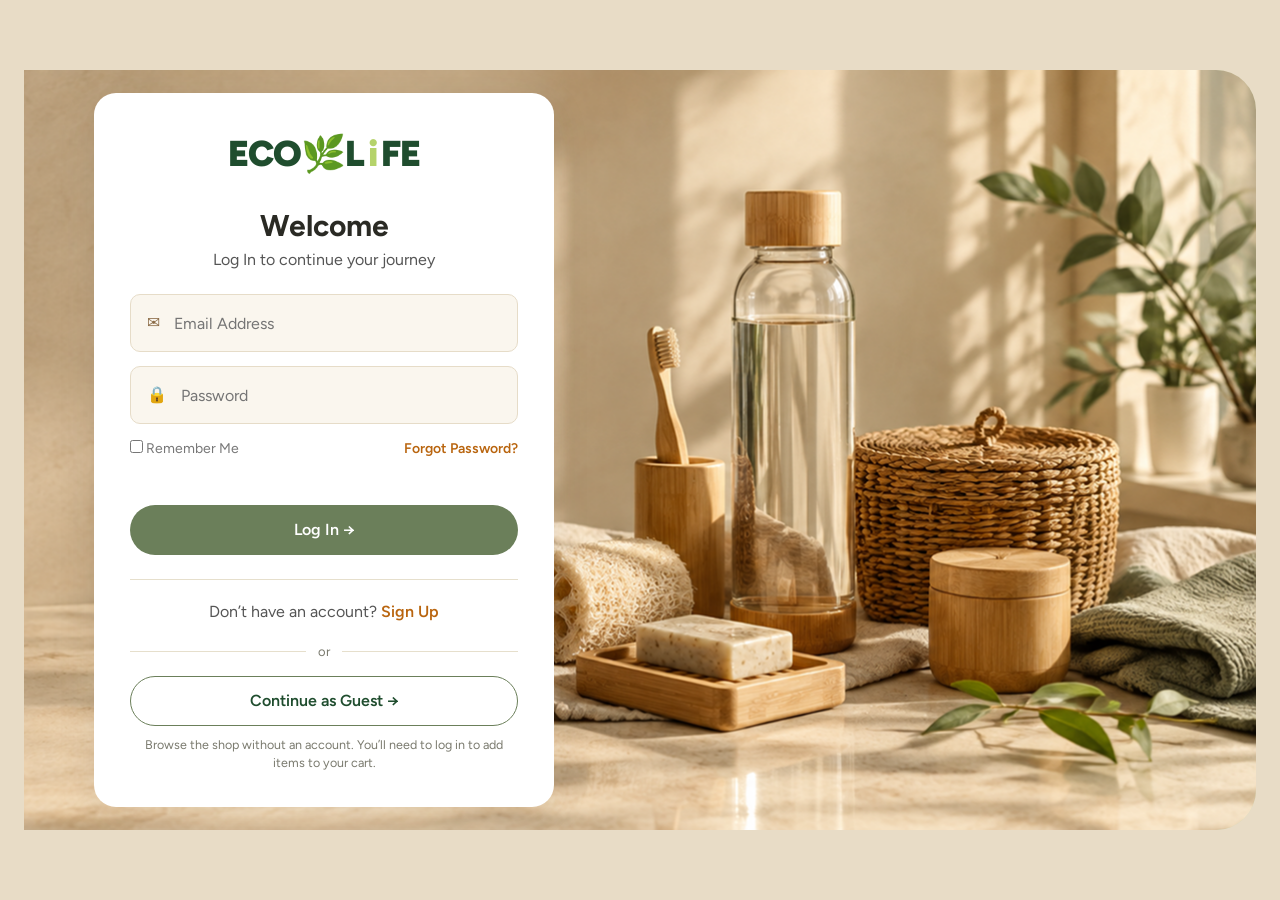
<file: index.html>
<!DOCTYPE html>
<html lang="en">
<head>
<meta charset="UTF-8">
<meta name="viewport" content="width=device-width, initial-scale=1">
<title>EcoLife – Live gently. Choose boldly.</title>
<link rel="preconnect" href="https://fonts.googleapis.com">
<link href="https://fonts.googleapis.com/css2?family=Figtree:wght@300;400;500;600;700;800;900&display=swap" rel="stylesheet">
<link rel="manifest" href="manifest.json">
<meta name="theme-color" content="#1f4d2e">
<link rel="icon" type="image/png" sizes="48x48" href="icons/favicon-48.png">
<link rel="apple-touch-icon" href="icons/apple-touch-icon.png">
<meta name="mobile-web-app-capable" content="yes">
<meta name="apple-mobile-web-app-capable" content="yes">
<meta name="apple-mobile-web-app-title" content="EcoLife">
<meta name="apple-mobile-web-app-status-bar-style" content="default">
<link rel="stylesheet" href="css/style.css">
</head>
<body data-page="home">
<div id="site-header"></div>
<main>
  <section class="container hero">
    <div class="hero-left">
      <div class="hero-title">
        <span class="pill">BETTER GOODS . LIGHTER FOOTPRINT</span>
        <h1>Live gently.<b>Choose boldly.</b></h1>
      </div>
      <div class="hero-mini">
        <div class="mini-card"><div class="imgbox" id="mini-towel"></div><a class="btn btn-brown" href="shop.html">Buy now ›</a></div>
        <div class="mini-card"><div class="imgbox" id="mini-plates"></div><a class="btn btn-brown" href="shop.html">Explore more ›</a></div>
      </div>
    </div>
    <div class="imgbox hero-img" id="hero-img"></div>
  </section>

  <section class="sale-banner" id="sale-banner" aria-label="Spring sale"></section>

  <section class="container">
    <div class="cat-row" id="cat-row"></div>
    <h2 class="section-title"><a href="shop.html">Featured items →</a></h2>
  </section>

  <section class="featured">
    <div class="container">
      <div class="feat-grid">
        <div class="feat-big">
          <div class="txt">
            <small>REUSABLE<br>ESSENTIALS SALE</small>
            <div class="pct">10%<span> OFF</span></div>
            <h4>EVERYTHING</h4>
            <a class="btn" href="shop.html">Explore more ›</a>
          </div>
          <div id="feat-hero"></div>
        </div>
        <div class="feat-side" id="feat-side"></div>
      </div>
      <div class="feat-row" id="feat-row"></div>
    </div>
  </section>
</main>
<div id="site-footer"></div>
<script src="js/main.js"></script>
</body>
</html>
</file>
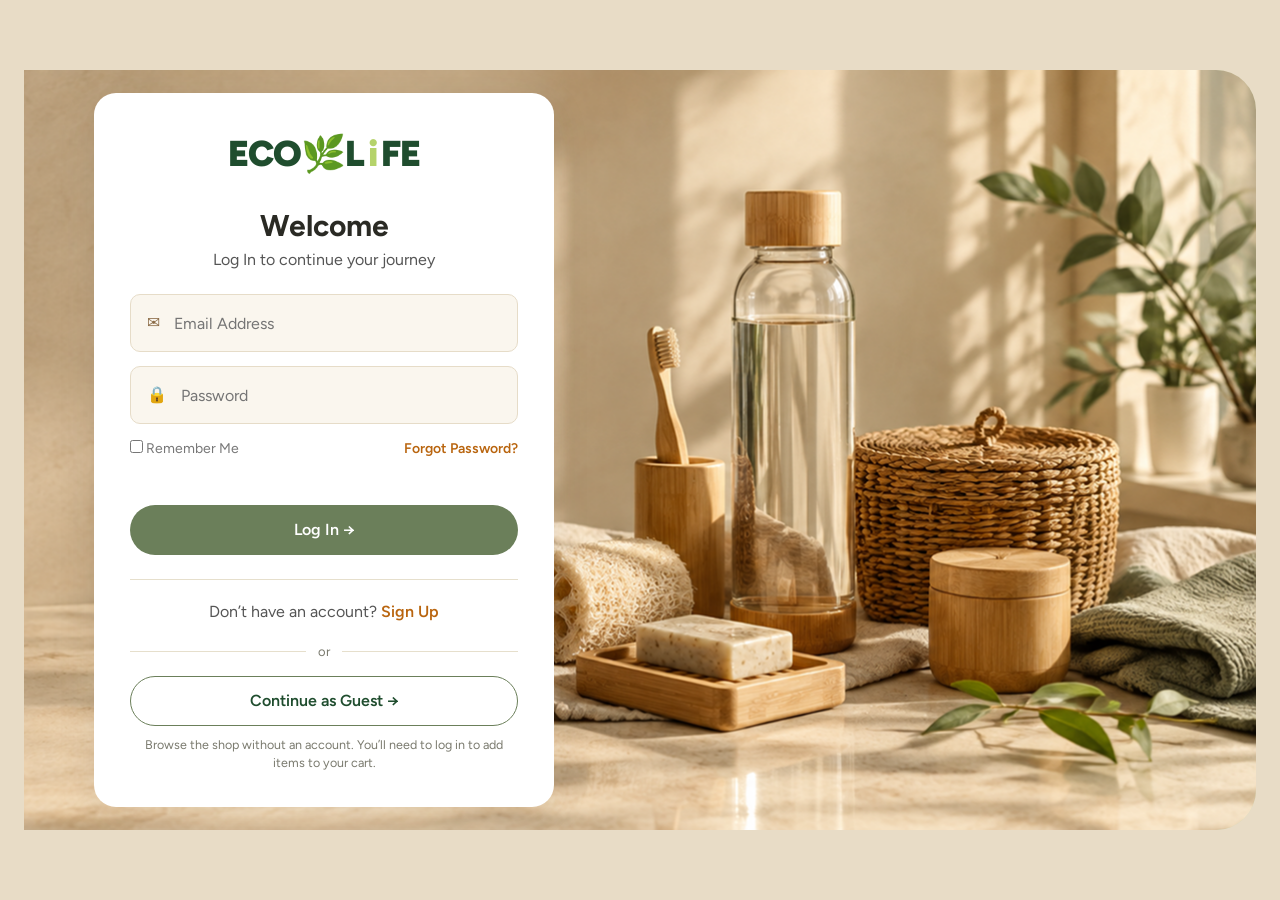
<file: cart.html>
<!DOCTYPE html>
<html lang="en">
<head>
<meta charset="UTF-8">
<meta name="viewport" content="width=device-width, initial-scale=1">
<title>Your Cart – EcoLife</title>
<link rel="preconnect" href="https://fonts.googleapis.com">
<link href="https://fonts.googleapis.com/css2?family=Figtree:wght@300;400;500;600;700;800;900&display=swap" rel="stylesheet">
<link rel="manifest" href="manifest.json">
<meta name="theme-color" content="#1f4d2e">
<link rel="icon" type="image/png" sizes="48x48" href="icons/favicon-48.png">
<link rel="apple-touch-icon" href="icons/apple-touch-icon.png">
<meta name="mobile-web-app-capable" content="yes">
<meta name="apple-mobile-web-app-capable" content="yes">
<meta name="apple-mobile-web-app-title" content="EcoLife">
<meta name="apple-mobile-web-app-status-bar-style" content="default">
<link rel="stylesheet" href="css/style.css">
</head>
<body data-page="cart">
<div id="site-header"></div>
<section class="sale-banner" id="sale-banner" aria-label="Spring sale"></section>
<main class="container cart-layout">
  <section>
    <h1>Your Cart</h1>
    <p id="cart-sub" style="color:var(--muted);margin-bottom:18px"></p>
    <div id="cart-items"></div>
    <a href="shop.html" style="color:var(--green-700);font-weight:500">← Continue Shopping</a>
  </section>
  <aside>
    <div class="box"><h3>Have a promo code?</h3>
      <div class="promo-row"><input id="promo" placeholder="Try ECOSTORE10" aria-label="Promo code"><button class="btn btn-yellow btn-sm" id="apply">Apply</button></div>
      <p class="msg" id="promo-msg"></p></div>
    <div class="box"><h3 style="font-size:20px">Order Summary</h3><div id="summary"></div>
      <button class="btn btn-lime btn-block" id="checkout" style="font-size:17px">Proceed to Checkout</button>
      <div style="display:flex;justify-content:center;gap:26px;margin-top:20px;font-size:12px;color:var(--muted)"><span>🛡️ Secure</span><span>🚚 Free Shipping</span><span>↩️ Easy Returns</span></div></div>
    <div class="box" id="recent-order" hidden></div>
  </aside>
</main>
<div id="site-footer"></div>
<script src="js/main.js"></script>
</body>
</html>
</file>
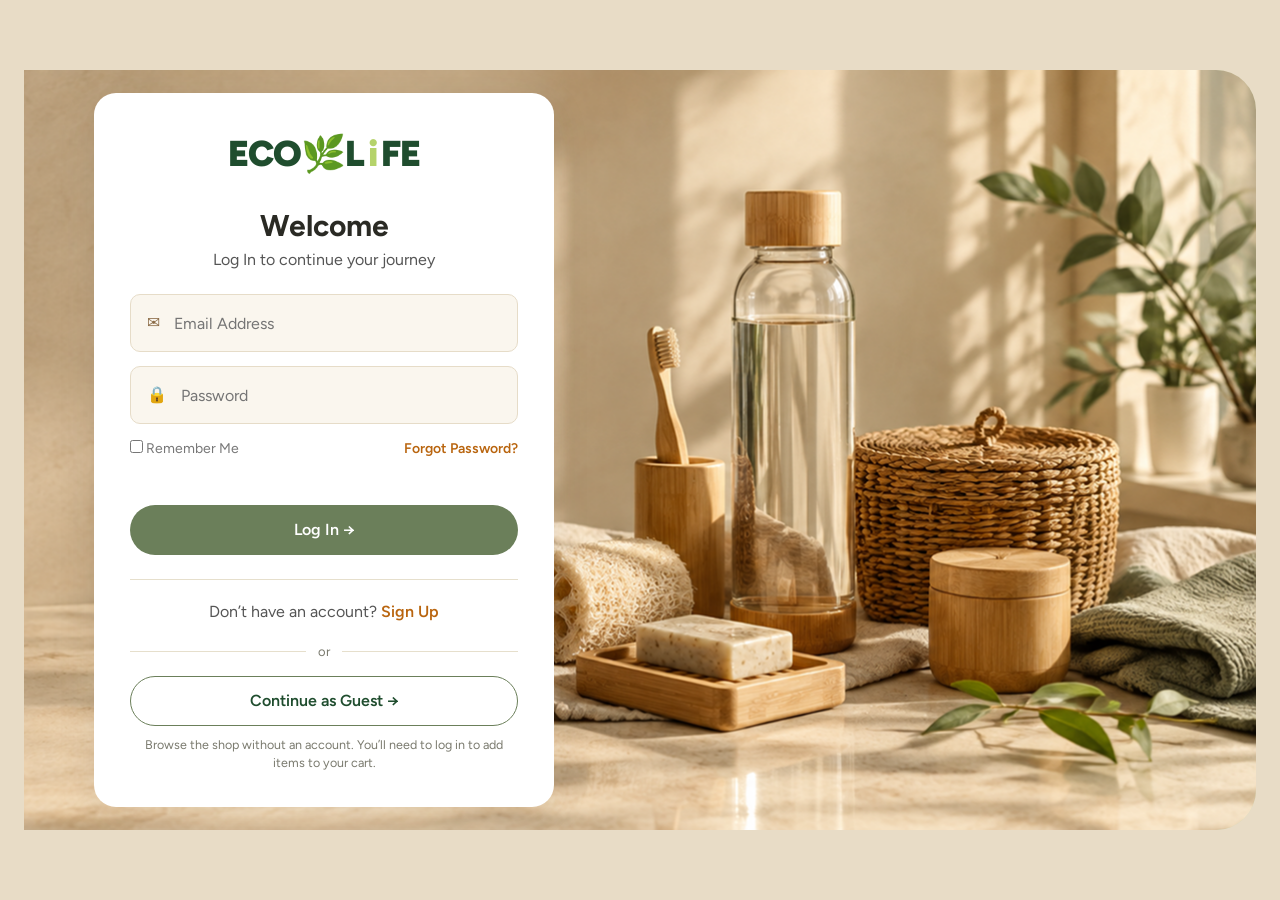
<file: contact.html>
<!DOCTYPE html>
<html lang="en">
<head>
<meta charset="UTF-8">
<meta name="viewport" content="width=device-width, initial-scale=1">
<title>Contact – EcoLife</title>
<link rel="preconnect" href="https://fonts.googleapis.com">
<link href="https://fonts.googleapis.com/css2?family=Figtree:wght@300;400;500;600;700;800;900&display=swap" rel="stylesheet">
<link rel="manifest" href="manifest.json">
<meta name="theme-color" content="#1f4d2e">
<link rel="icon" type="image/png" sizes="48x48" href="icons/favicon-48.png">
<link rel="apple-touch-icon" href="icons/apple-touch-icon.png">
<meta name="mobile-web-app-capable" content="yes">
<meta name="apple-mobile-web-app-capable" content="yes">
<meta name="apple-mobile-web-app-title" content="EcoLife">
<meta name="apple-mobile-web-app-status-bar-style" content="default">
<link rel="stylesheet" href="css/style.css">
</head>
<body data-page="contact">
<div id="site-header"></div>
<div class="page-hero"><h1>Contact us</h1><div class="crumbs">Home / Contact</div></div>
<main class="container contact-layout">
  <section class="contact-info">
    <h2>We’re happy to help</h2>
    <p class="lead">Questions about an order, a product or returns? Send a message and we’ll reply within 1–2 business days.</p>
    <ul class="info-list">
      <li><span class="ico">📞</span><div><b>Call us</b><a href="tel:+919876543210">+91-9876-543-210</a></div></li>
      <li><span class="ico">✉️</span><div><b>Email</b><a href="mailto:info@ecostore.com">info@ecostore.com</a></div></li>
      <li><span class="ico">📍</span><div><b>Visit</b><span>12 Green Lane, Bandra West<br>Mumbai, Maharashtra 400050</span></div></li>
      <li><span class="ico">🕘</span><div><b>Support hours</b><span>Mon–Sat, 9:00 am – 6:00 pm IST</span></div></li>
    </ul>
    <div class="acc" id="faq">
      <div class="acc-item"><button aria-expanded="false"><span>How long does delivery take?</span><span class="sign"></span></button><p>Orders ship in 1–2 business days and arrive in 3–5 business days. Shipping is free on orders of ₹3000 or more.</p></div>
      <div class="acc-item"><button aria-expanded="false"><span>What is your returns policy?</span><span class="sign"></span></button><p>Returns are accepted within 10 days for unused items in their original packaging.</p></div>
      <div class="acc-item"><button aria-expanded="false"><span>Where is my order?</span><span class="sign"></span></button><p>Open the Orders page and choose Track Order next to any shipped order.</p></div>
    </div>
  </section>
  <section class="contact-form box">
    <h2>Send a message</h2>
    <form id="contact-form" novalidate>
      <label class="field"><span class="i">👤</span><input name="name" placeholder="Your name" autocomplete="name"></label>
      <label class="field"><span class="i">✉️</span><input name="email" type="email" placeholder="Email address" autocomplete="email"></label>
      <label class="field"><span class="i">📦</span>
        <select name="topic" aria-label="Topic"><option>Order help</option><option>Product question</option><option>Returns &amp; refunds</option><option>Wholesale</option><option>Something else</option></select></label>
      <label class="field area"><textarea name="message" rows="6" placeholder="How can we help?"></textarea></label>
      <div class="form-err" id="c-err" role="alert"></div>
      <button class="btn btn-olive btn-block" type="submit">Send message</button>
    </form>
  </section>
</main>
<div id="site-footer"></div>
<script src="js/main.js"></script>
</body>
</html>
</file>
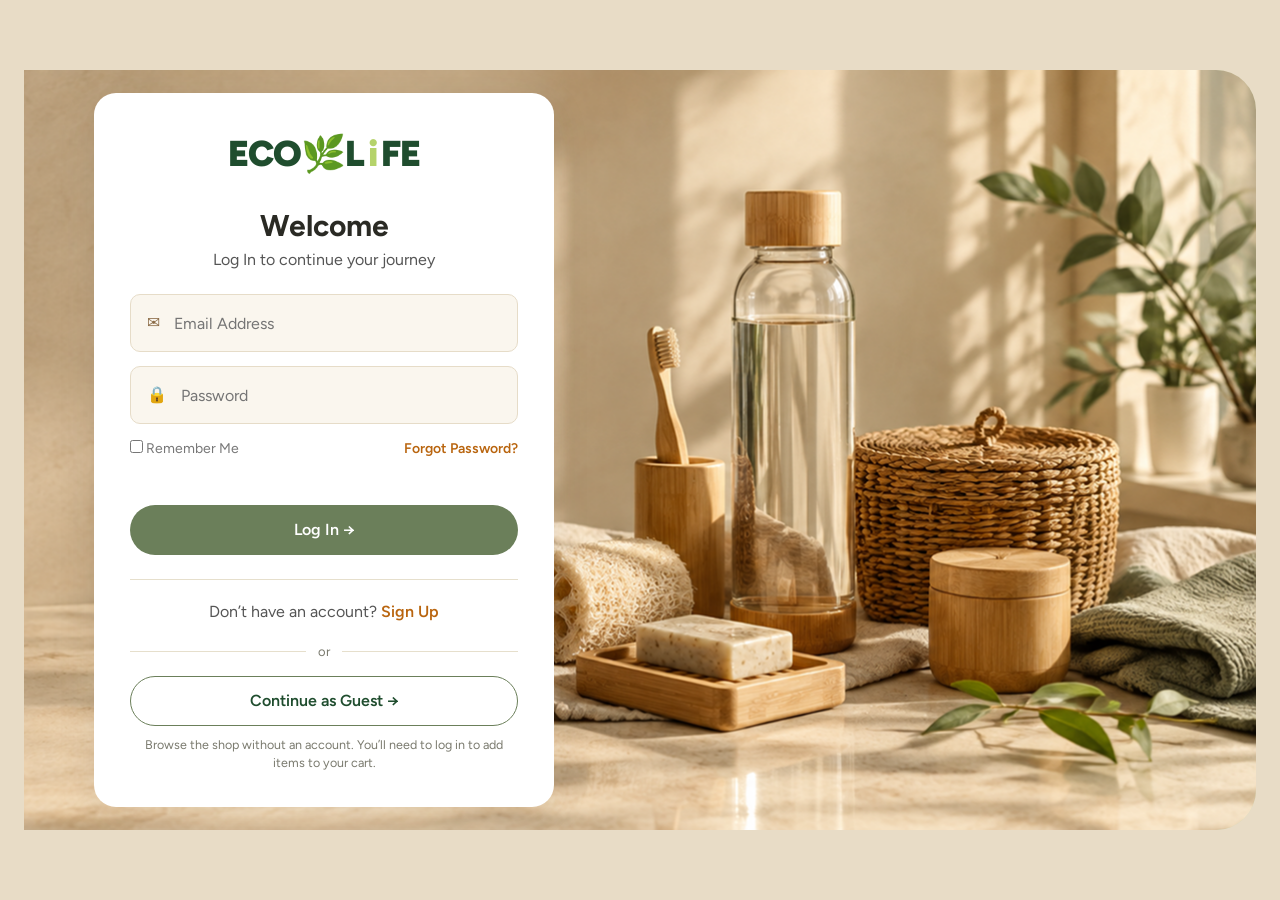
<file: login.html>
<!DOCTYPE html>
<html lang="en">
<head>
<meta charset="UTF-8">
<meta name="viewport" content="width=device-width, initial-scale=1">
<title>Log In – EcoLife</title>
<link rel="preconnect" href="https://fonts.googleapis.com">
<link href="https://fonts.googleapis.com/css2?family=Figtree:wght@300;400;500;600;700;800;900&display=swap" rel="stylesheet">
<link rel="manifest" href="manifest.json">
<meta name="theme-color" content="#1f4d2e">
<link rel="icon" type="image/png" sizes="48x48" href="icons/favicon-48.png">
<link rel="apple-touch-icon" href="icons/apple-touch-icon.png">
<meta name="mobile-web-app-capable" content="yes">
<meta name="apple-mobile-web-app-capable" content="yes">
<meta name="apple-mobile-web-app-title" content="EcoLife">
<meta name="apple-mobile-web-app-status-bar-style" content="default">
<link rel="stylesheet" href="css/style.css">
</head>
<body data-page="login">
<main class="auth"><div class="auth-stage">
  <div class="auth-art" aria-hidden="true">🍶🧺🧼</div>
  <div class="auth-card">
    <a href="index.html" class="logo" aria-label="EcoLife home">ECO&#127807;L<i>i</i>FE</a>
    <h1>Welcome</h1><p class="sub">Log In to continue your journey</p>
    <form id="auth-form" novalidate>
      <label class="field"><span class="i">✉️</span><input name="email" type="email" placeholder="Email Address" autocomplete="email"></label>
      <label class="field"><span class="i">🔒</span><input name="password" type="password" placeholder="Password" autocomplete="current-password"></label>
      <div class="row-between"><label><input type="checkbox" name="remember"> Remember Me</label><a href="#">Forgot Password?</a></div>
      <div class="form-err" id="form-err" role="alert"></div>
      <button class="btn btn-olive" type="submit">Log In →</button>
    </form>
    <p class="alt">Don’t have an account? <a href="signup.html">Sign Up</a></p>
  </div>
</div></main>
<script src="js/main.js"></script>
</body>
</html>
</file>
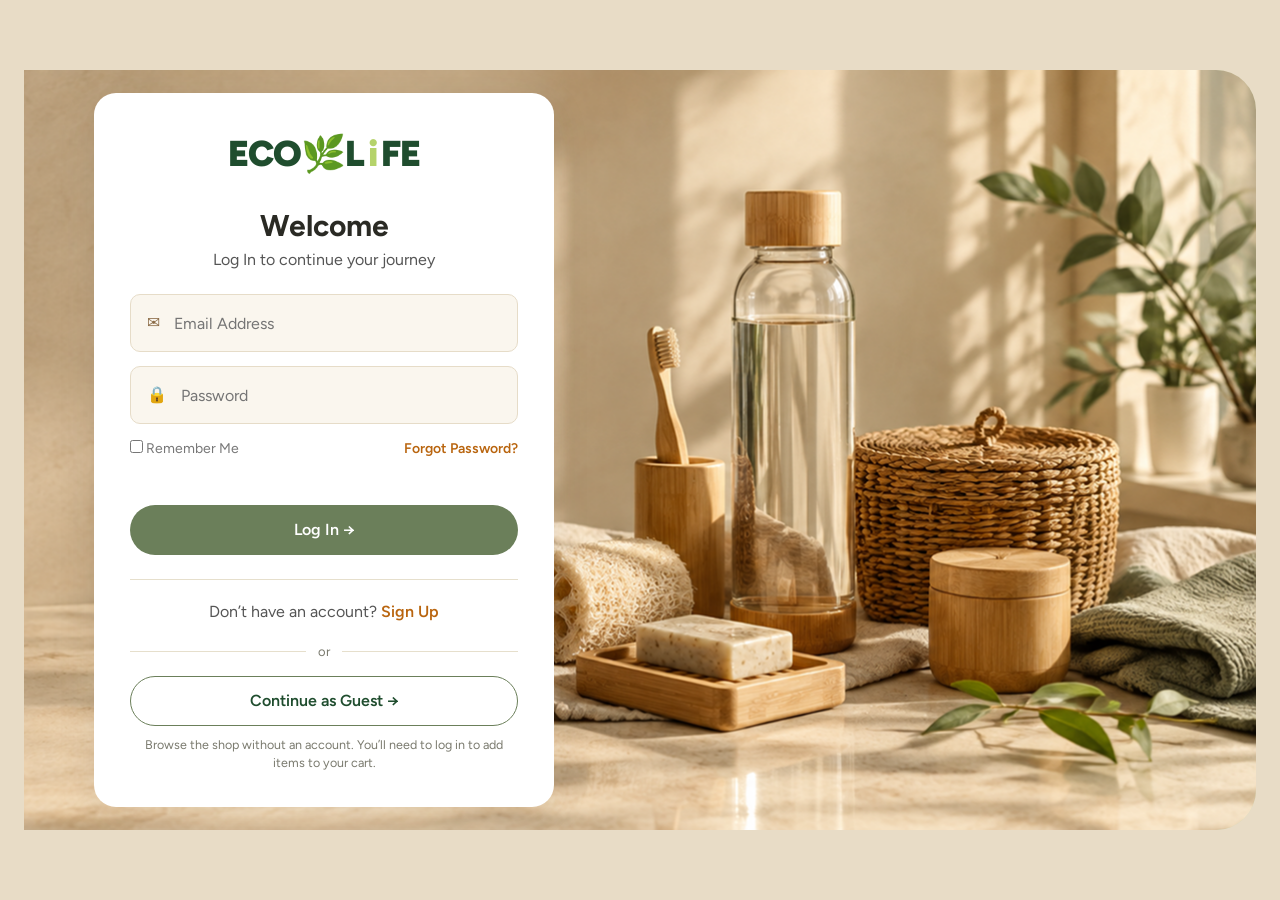
<file: orders.html>
<!DOCTYPE html>
<html lang="en">
<head>
<meta charset="UTF-8">
<meta name="viewport" content="width=device-width, initial-scale=1">
<title>Orders – EcoLife</title>
<link rel="preconnect" href="https://fonts.googleapis.com">
<link href="https://fonts.googleapis.com/css2?family=Figtree:wght@300;400;500;600;700;800;900&display=swap" rel="stylesheet">
<link rel="manifest" href="manifest.json">
<meta name="theme-color" content="#1f4d2e">
<link rel="icon" type="image/png" sizes="48x48" href="icons/favicon-48.png">
<link rel="apple-touch-icon" href="icons/apple-touch-icon.png">
<meta name="mobile-web-app-capable" content="yes">
<meta name="apple-mobile-web-app-capable" content="yes">
<meta name="apple-mobile-web-app-title" content="EcoLife">
<meta name="apple-mobile-web-app-status-bar-style" content="default">
<link rel="stylesheet" href="css/style.css">
</head>
<body data-page="orders">
<div id="site-header"></div>
<main class="container orders-layout">
  <section>
    <div class="orders-hero"><div class="banner-img" id="ship-banner"></div><h2 id="banner-title">Your order is on its way.</h2></div>
    <div class="panel" style="margin-top:24px">
      <div class="tabs">
        <button class="tab on">All Orders</button><button class="tab">Active</button><button class="tab">Delivered</button><button class="tab">Cancelled</button>
        <div class="searchbar">🔍 <input id="oq" type="search" placeholder="Search orders…" aria-label="Search orders"></div>
      </div>
      <div class="order-list" id="order-list"></div>
    </div>
  </section>
  <aside>
    <div class="panel track" id="track">
      <div style="display:flex;gap:14px;align-items:center"><div id="t-img" style="width:56px;height:56px"></div><div><h3>Shipping</h3><div id="track-title" style="font-size:14px"></div></div></div>
      <div class="map" aria-hidden="true"></div>
      <div class="route" id="route"></div>
      <ul class="timeline" id="timeline"></ul>
      <div class="total"><span>Total cost:</span><span id="track-total"></span></div>
      <button class="btn btn-dark btn-block" id="pay">Payment</button>
    </div>
    <div class="panel suggest-card"><b>You might also like ...</b><div id="suggest"></div></div>
  </aside>
</main>
<div id="site-footer"></div>
<script src="js/main.js"></script>
</body>
</html>
</file>
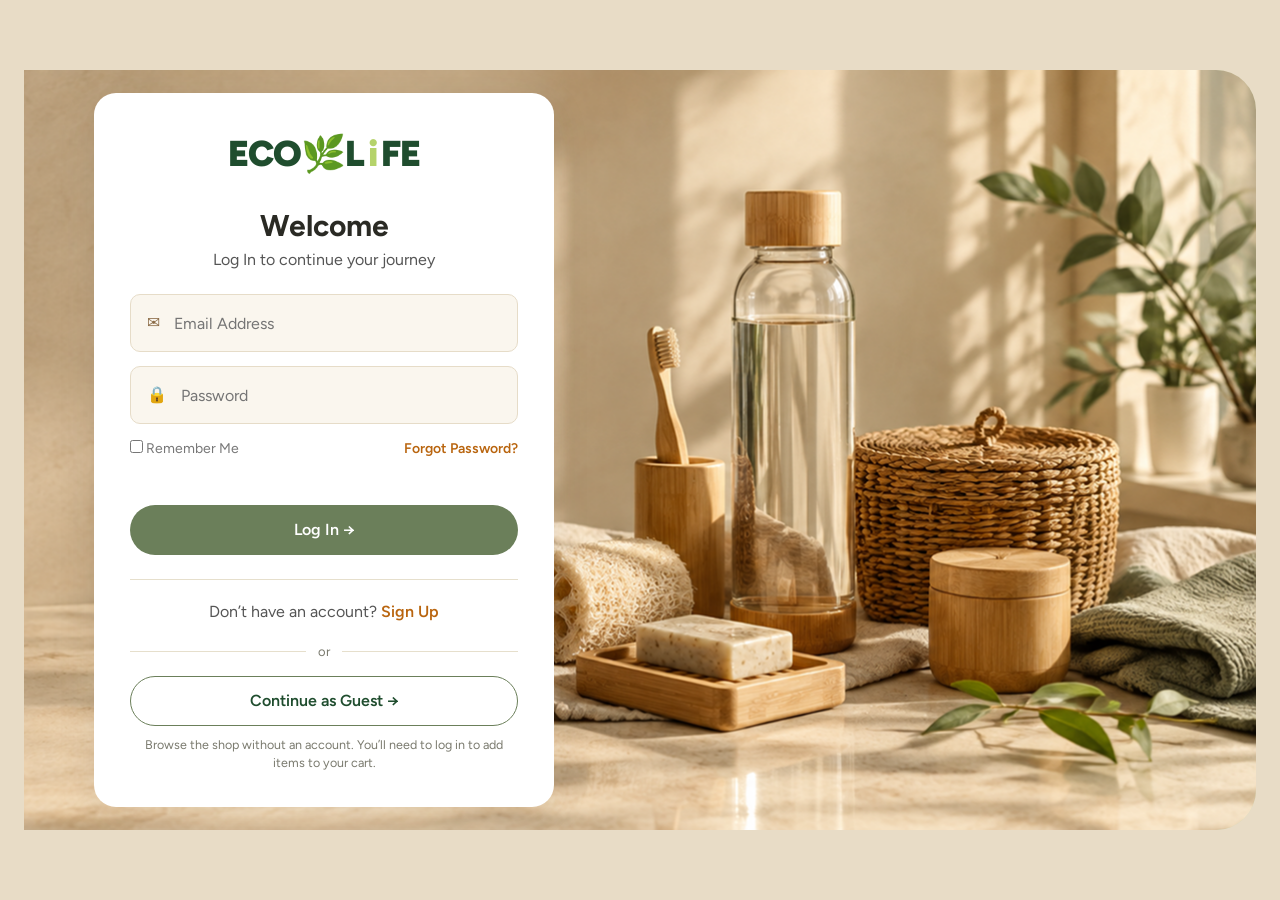
<file: product.html>
<!DOCTYPE html>
<html lang="en">
<head>
<meta charset="UTF-8">
<meta name="viewport" content="width=device-width, initial-scale=1">
<title>Product – EcoLife</title>
<link rel="preconnect" href="https://fonts.googleapis.com">
<link href="https://fonts.googleapis.com/css2?family=Figtree:wght@300;400;500;600;700;800;900&display=swap" rel="stylesheet">
<link rel="manifest" href="manifest.json">
<meta name="theme-color" content="#1f4d2e">
<link rel="icon" type="image/png" sizes="48x48" href="icons/favicon-48.png">
<link rel="apple-touch-icon" href="icons/apple-touch-icon.png">
<meta name="mobile-web-app-capable" content="yes">
<meta name="apple-mobile-web-app-capable" content="yes">
<meta name="apple-mobile-web-app-title" content="EcoLife">
<meta name="apple-mobile-web-app-status-bar-style" content="default">
<link rel="stylesheet" href="css/style.css">
</head>
<body data-page="product">
<div id="site-header"></div>
<div style="background:var(--cream);height:60px"></div>
<main class="container">
  <section class="product" id="product"></section>
  <section class="details">
    <h2>Product details</h2>
    <div class="details-grid">
      <div>
        <h3>Rooted in nature.<br>Made for your everyday.</h3>
        <p style="color:var(--muted);margin-top:18px;font-size:14px">Wrapped in natural materials and designed to bring a simple, earthy feel to everyday life. <span id="d-name"></span> adds warmth, comfort and character.</p>
        <div id="d-img"></div>
      </div>
      <div><h3 style="font-size:32px;margin-bottom:18px">Thoughtfully formulated.</h3><div class="acc" id="accordion"></div></div>
    </div>
  </section>
  <section class="like"><h2 style="margin-bottom:20px">You might also like</h2><div class="grid" id="like"></div></section>
</main>
<div id="site-footer"></div>
<script src="js/main.js"></script>
</body>
</html>
</file>
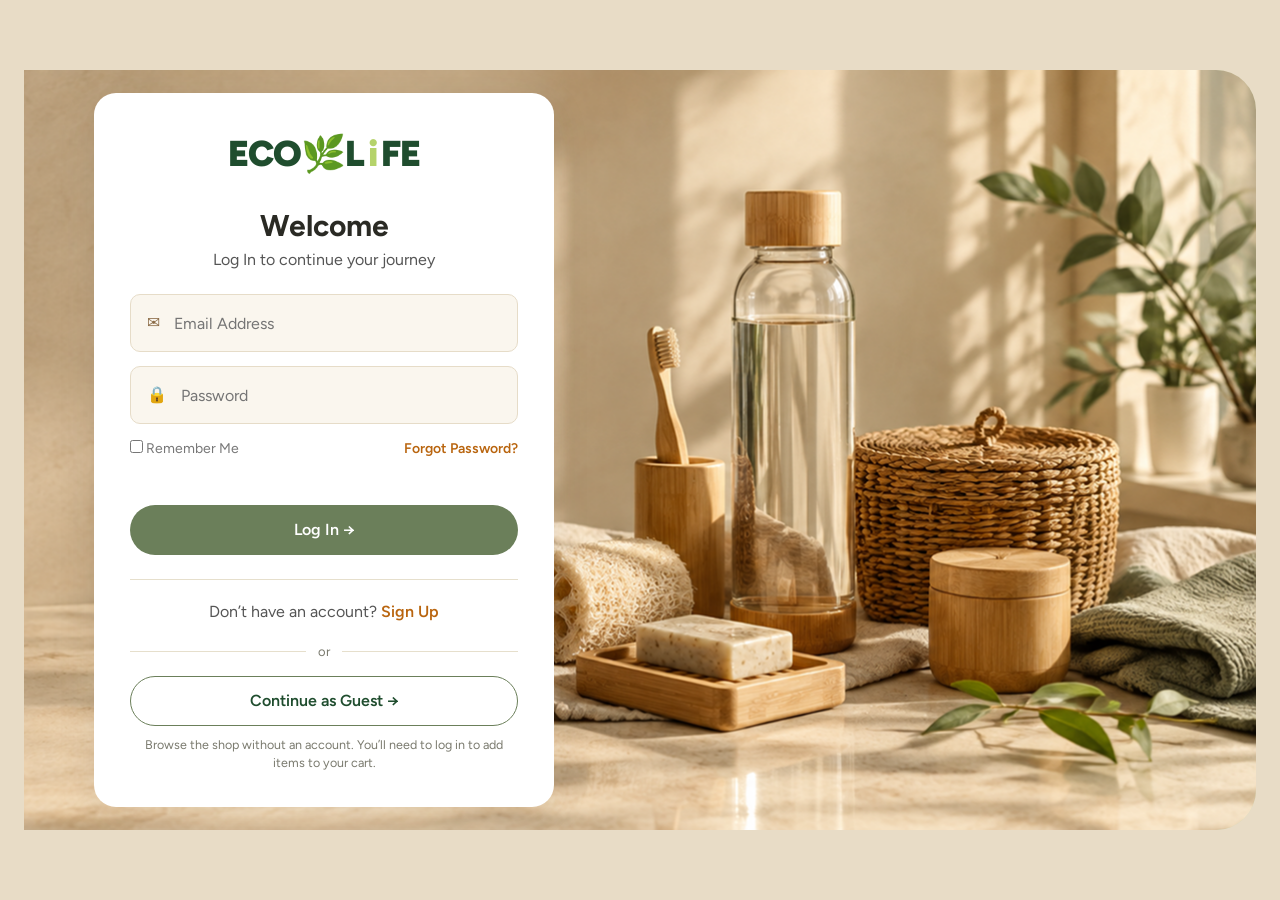
<file: shop.html>
<!DOCTYPE html>
<html lang="en">
<head>
<meta charset="UTF-8">
<meta name="viewport" content="width=device-width, initial-scale=1">
<title>Shop – EcoLife</title>
<link rel="preconnect" href="https://fonts.googleapis.com">
<link href="https://fonts.googleapis.com/css2?family=Figtree:wght@300;400;500;600;700;800;900&display=swap" rel="stylesheet">
<link rel="manifest" href="manifest.json">
<meta name="theme-color" content="#1f4d2e">
<link rel="icon" type="image/png" sizes="48x48" href="icons/favicon-48.png">
<link rel="apple-touch-icon" href="icons/apple-touch-icon.png">
<meta name="mobile-web-app-capable" content="yes">
<meta name="apple-mobile-web-app-capable" content="yes">
<meta name="apple-mobile-web-app-title" content="EcoLife">
<meta name="apple-mobile-web-app-status-bar-style" content="default">
<link rel="stylesheet" href="css/style.css">
</head>
<body data-page="shop">
<div id="site-header"></div>
<div class="page-hero"><h1>Shop</h1><div class="crumbs">Home / Shop</div></div>
<main class="container shop-layout">
  <aside class="filters" id="filters" aria-label="Filters">
    <div class="filters-head"><h4 style="font-size:18px;margin:0">Filters</h4><button class="x" data-close-filters aria-label="Close filters">×</button></div>
    <div class="group" style="padding-top:2px;border:0"><h4>Categories</h4><div id="f-cats"></div></div>
    <div class="group"><h4>Price range</h4>
      <input type="range" id="range" class="range" min="0" max="2000" value="2000" aria-label="Maximum price">
      <div class="price-inputs"><input id="pmin" type="number" min="0" placeholder="₹0" aria-label="Minimum price"><input id="pmax" type="number" max="2000" placeholder="₹2,000" aria-label="Maximum price"></div></div>
    <div class="group"><h4>Material</h4><div id="f-mats"></div></div>
    <div class="group"><h4>Shop by values</h4><div id="f-vals"></div></div>
    <div class="group"><h4>Availability</h4>
      <label><input type="checkbox" id="f-stock"> In stock</label>
      <label><input type="checkbox" id="f-sale"> On sale</label></div>
    <button class="btn btn-olive btn-block filters-done" data-close-filters>Show results</button>
    <div class="promo-box"><h5>Buy less.<br>Choose better.</h5><p>Useful things, thoughtfully made. Every small swap is a step in the right direction.</p></div>
  </aside>
  <section>
    <button class="btn btn-outline filter-toggle" id="filter-toggle" aria-controls="filters">☰ Filters</button>
    <div class="searchbar">🔍 <input id="q" type="search" placeholder="Search products…" aria-label="Search products"></div>
    <div class="toolbar"><span id="showing"></span>
      <label>Sort by: <select id="sort"><option value="default">Default</option><option value="low">Price: low to high</option><option value="high">Price: high to low</option><option value="name">Name</option></select></label></div>
    <div class="chips" id="chips"></div>
    <div class="grid" id="grid"></div>
    <div class="pager" id="pager"></div>
  </section>
</main>
<section class="perks"><div class="container">
  <div class="perk"><div class="ico">🚚</div><div><b>Free Shipping</b><small>On orders above ₹3000</small></div></div>
  <div class="perk"><div class="ico">🛡️</div><div><b>Secure Payment</b><small>100% secure transactions</small></div></div>
  <div class="perk"><div class="ico">↩️</div><div><b>Easy Returns</b><small>10-day hassle-free returns</small></div></div>
</div></section>
<div id="site-footer"></div>
<script src="js/main.js"></script>
</body>
</html>
</file>
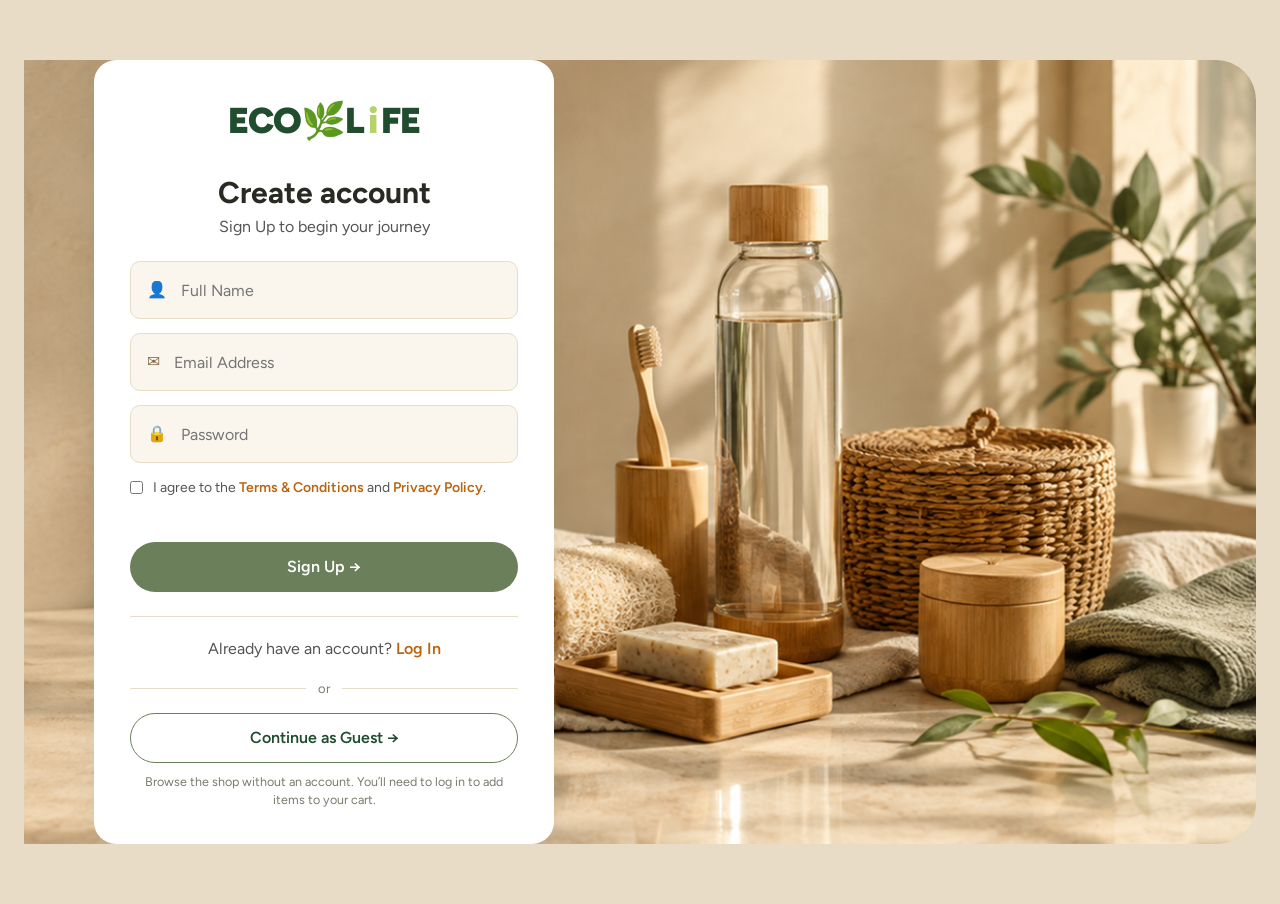
<file: signup.html>
<!DOCTYPE html>
<html lang="en">
<head>
<meta charset="UTF-8">
<meta name="viewport" content="width=device-width, initial-scale=1">
<title>Sign Up – EcoLife</title>
<link rel="preconnect" href="https://fonts.googleapis.com">
<link href="https://fonts.googleapis.com/css2?family=Figtree:wght@300;400;500;600;700;800;900&display=swap" rel="stylesheet">
<link rel="manifest" href="manifest.json">
<meta name="theme-color" content="#1f4d2e">
<link rel="icon" type="image/png" sizes="48x48" href="icons/favicon-48.png">
<link rel="apple-touch-icon" href="icons/apple-touch-icon.png">
<meta name="mobile-web-app-capable" content="yes">
<meta name="apple-mobile-web-app-capable" content="yes">
<meta name="apple-mobile-web-app-title" content="EcoLife">
<meta name="apple-mobile-web-app-status-bar-style" content="default">
<link rel="stylesheet" href="css/style.css">
</head>
<body data-page="signup">
<main class="auth"><div class="auth-stage">
  <div class="auth-art" aria-hidden="true">🍶🧺🧼</div>
  <div class="auth-card">
    <a href="index.html" class="logo" aria-label="EcoLife home">ECO&#127807;L<i>i</i>FE</a>
    <h1>Create account</h1><p class="sub">Sign Up to begin your journey</p>
    <form id="auth-form" novalidate>
      <label class="field"><span class="i">👤</span><input name="name" placeholder="Full Name" autocomplete="name"></label>
      <label class="field"><span class="i">✉️</span><input name="email" type="email" placeholder="Email Address" autocomplete="email"></label>
      <label class="field"><span class="i">🔒</span><input name="password" type="password" placeholder="Password" autocomplete="new-password"></label>
      <label class="terms"><input type="checkbox" name="terms"><span>I agree to the <a href="#">Terms &amp; Conditions</a> and <a href="#">Privacy Policy</a>.</span></label>
      <div class="form-err" id="form-err" role="alert"></div>
      <button class="btn btn-olive" type="submit">Sign Up →</button>
    </form>
    <p class="alt">Already have an account? <a href="login.html">Log In</a></p>
  </div>
</div></main>
<script src="js/main.js"></script>
</body>
</html>
</file>
<file: css/style.css>
/* ===== EcoLife – shared styles ===== */
:root{
  --cream:#f4f0e4; --cream-2:#faf6ee; --white:#fff;
  --green-900:#1f4d2e; --green-700:#4f6b35; --olive:#6b7f5a; --lime:#b5d36a; --sage:#8aae7a;
  --yellow:#fde074; --brown:#6b4a3a; --ink:#2a2a24; --muted:#7a7a6e; --line:#e6dfcc;
  --red:#d4635f; --radius:18px;
  --font:'Figtree','Segoe UI',system-ui,sans-serif;
}
*{box-sizing:border-box;margin:0;padding:0}
html{scroll-behavior:smooth}
body{font-family:var(--font);background:var(--cream);color:var(--ink);line-height:1.5}
img{max-width:100%;display:block}
a{color:inherit;text-decoration:none}
button,input,select{font:inherit}
button{cursor:pointer;border:0}
:focus-visible{outline:2px solid var(--green-700);outline-offset:2px}
.container{width:min(1280px,100% - 48px);margin-inline:auto}

/* ---- Header ---- */
.site-header{background:var(--white);border-top:14px solid #f2e8e8;position:sticky;top:0;z-index:50}
.nav{display:flex;align-items:center;gap:56px;height:68px}
.logo{font-weight:900;font-size:30px;letter-spacing:-1px;color:var(--green-900);display:flex;align-items:center;gap:4px}
.logo i{color:var(--lime);font-style:normal}
.nav ul{display:flex;gap:44px;list-style:none;flex:1}
.nav a.active,.nav a:hover{color:var(--green-700);font-weight:600}
.cart-link{display:flex;align-items:center;gap:8px;font-weight:500;position:relative}
.cart-count{background:var(--green-900);color:#fff;border-radius:99px;font-size:11px;min-width:18px;height:18px;display:grid;place-items:center;padding:0 5px}
.menu-btn{display:none;background:none;font-size:26px}

/* ---- Buttons ---- */
.btn{display:inline-flex;align-items:center;justify-content:center;gap:8px;padding:10px 22px;border-radius:99px;font-weight:600;transition:transform .15s,background .2s}
.btn:active{transform:scale(.97)}
.btn-yellow{background:var(--yellow);color:#222}.btn-yellow:hover{background:#f9d24f}
.btn-olive{background:var(--olive);color:#fff}.btn-olive:hover{background:var(--green-700)}
.btn-brown{background:var(--brown);color:#fff}
.btn-dark{background:#3b2c33;color:#fff}
.btn-lime{background:var(--lime);color:#1d2a10}.btn-lime:hover{background:#a5c657}
.btn-outline{background:#fff;border:1px solid var(--line);color:var(--ink)}
.btn-sm{padding:7px 16px;font-size:14px}
.btn-block{width:100%;padding:14px}

/* ---- Image placeholder (shown when a file in /img is missing) ---- */
.ph{display:grid;place-items:center;width:100%;height:100%;font-size:56px;background:linear-gradient(135deg,#e9dcc0,#cfdcb8)}
.imgbox{overflow:hidden;background:#e9e2cf}
.imgbox img{width:100%;height:100%;object-fit:cover}

/* ---- Hero / Home ---- */
.hero{display:grid;grid-template-columns:1.1fr 1fr;gap:26px;padding:26px 0}
.hero-left{display:grid;gap:22px}
.hero-title{background:#fff;border-radius:var(--radius);padding:28px 32px}
.pill{display:inline-block;background:#dfe6cf;color:var(--green-900);font-weight:700;font-size:13px;padding:6px 14px;border-radius:99px;letter-spacing:.3px}
.hero-title h1{font-size:clamp(40px,5vw,64px);font-weight:400;line-height:1.1;margin-top:18px;color:#4a2415}
.hero-title h1 b{display:block;font-weight:800}
.hero-mini{display:grid;grid-template-columns:1fr 1.5fr;gap:22px}
.mini-card{background:#fff;border-radius:var(--radius);height:270px;position:relative;overflow:hidden}
.mini-card .imgbox{position:absolute;inset:0;background:#fff}
.mini-card .btn{position:absolute;right:12px;bottom:14px}
.hero-img{border-radius:var(--radius);min-height:560px}
.sale-banner{position:relative;text-align:center;padding:0;background:#fffdf9;overflow:hidden}
.sale-banner:has(.ribbon){padding:36px 0 28px}
.sale-banner img{width:100%;height:auto;max-height:260px;object-fit:cover;display:block}
.sale-banner .ribbon{display:inline-block;position:relative}
.sale-banner small{display:block;font-size:44px;font-weight:800;color:var(--red);letter-spacing:2px;line-height:1}
.sale-banner strong{display:block;background:var(--red);color:#fff;font-size:60px;font-weight:800;padding:2px 70px;clip-path:polygon(0 50%,10% 0,90% 0,100% 50%,90% 100%,10% 100%)}
.sale-banner .petals{position:absolute;inset:0;pointer-events:none;font-size:46px;opacity:.85;display:flex;justify-content:space-between;align-items:center;padding:0 5%}
.cat-row{display:grid;grid-template-columns:repeat(4,1fr);gap:18px;padding:30px 0 20px}
.cat-card{border-radius:var(--radius);padding:22px;min-height:290px;position:relative;overflow:hidden;display:flex;flex-direction:column;gap:6px}
.cat-card h3{font-size:28px;line-height:1.1}
.cat-card p{max-width:130px;color:#555}
.cat-card .btn{margin-top:auto;align-self:flex-start;background:#111;color:#fff;border-radius:10px;padding:9px 16px}
.cat-card .imgbox{position:absolute;right:0;bottom:0;width:48%;height:70%;background:transparent}
.c-yellow{background:#fde882}.c-blue{background:#b2eefa}.c-lime{background:#d7ee8d}.c-pink{background:#f9c9e2}
.section-title{font-size:22px;font-weight:700;margin:24px 0 18px;display:flex;align-items:center;gap:14px}
.featured{background:#6e8359;padding:34px 0;margin-top:10px}
.feat-grid{display:grid;grid-template-columns:2fr 1fr;gap:26px}
.feat-big{background:#bdd098;border-radius:var(--radius);display:grid;grid-template-columns:1fr 1fr;overflow:hidden;min-height:500px}
.feat-big .txt{padding:30px 26px;display:flex;flex-direction:column}
.feat-big small{font-size:28px;line-height:1.1;color:#444}
.feat-big .pct{font-size:110px;font-weight:800;line-height:1;margin-top:10px}
.feat-big .pct span{font-size:30px}
.feat-big h4{font-size:30px;font-weight:700;margin-top:6px}
.feat-big .btn{margin-top:auto;align-self:flex-start;background:#eef2e4;font-size:26px;padding:12px 30px;font-weight:700;color:var(--green-900)}
.feat-side{display:grid;gap:26px}
.feat-card{border-radius:var(--radius);padding:20px 22px;position:relative;overflow:hidden;min-height:220px;display:flex;flex-direction:column;justify-content:space-between}
.feat-card h4{font-size:22px;max-width:60%}
.feat-card .from{font-size:18px}.feat-card .from b{font-size:32px}
.feat-card .imgbox{position:absolute;right:10px;bottom:10px;width:42%;height:75%;background:transparent}
.feat-row{display:grid;grid-template-columns:1.4fr 1.4fr .5fr 1.1fr;gap:26px;margin-top:26px}
.feat-row .feat-card{min-height:200px}
.bg-peach{background:#f6dfc6}.bg-cream{background:#f4f0e4}.bg-sage{background:#bdd098}.bg-sky{background:#c3e8f0}

/* ---- Shop ---- */
/* Shop page background */
body[data-page="shop"] {
  background: white; /* eco‑friendly light green */
  /* Or use an image */
  /* background: url("images/shop-bg.jpg") center/cover no-repeat; */
}.page-hero{background:var(--cream);text-align:center;padding:26px 0 18px}
.page-hero h1{font-size:40px}
.crumbs{color:var(--muted);font-size:15px}
.shop-layout{display:grid;grid-template-columns:230px 1fr;gap:44px;padding:20px 0 50px}
.filters h4{font-size:16px;margin:0 0 10px}
.filters .group{padding:18px 0;border-top:1px solid var(--line)}
.filters .group:first-of-type{border:0;padding-top:0}
.filters label{display:flex;align-items:center;gap:10px;font-size:14px;padding:5px 0;cursor:pointer}
.filters input[type=checkbox]{accent-color:var(--green-700);width:16px;height:16px}
.price-inputs{display:flex;gap:10px;margin-top:10px}
.price-inputs input{width:100%;padding:10px;border:1px solid var(--line);border-radius:10px;background:#fff}
.range{width:100%;accent-color:var(--green-700)}
.promo-box{background:#e6ead5;border-radius:var(--radius);padding:22px;margin-top:10px}
.promo-box h5{font-size:20px;line-height:1.2;margin-bottom:10px}
.promo-box p{font-size:13px;color:#555}
.searchbar{display:flex;align-items:center;gap:10px;background:#fff;border:1px solid var(--line);border-radius:14px;padding:0 16px;height:50px}
.searchbar input{border:0;outline:0;flex:1;background:none;height:100%}
.toolbar{display:flex;justify-content:space-between;align-items:center;margin:18px 0 12px;color:var(--muted);font-size:14px}
.toolbar select{padding:8px 12px;border:1px solid var(--line);border-radius:10px;background:#fff}
.chips{display:flex;gap:10px;align-items:center;flex-wrap:wrap;margin-bottom:18px;font-size:13px;color:var(--muted)}
.chip{background:#dfe6cf;color:var(--green-900);padding:4px 12px;border-radius:99px;display:inline-flex;gap:6px;align-items:center}
.chip button{background:none;font-size:14px;color:inherit}
.link-btn{background:none;color:var(--muted);text-decoration:underline}
.grid{display:grid;grid-template-columns:repeat(3,1fr);gap:24px}
.card{background:#fff;border:1px solid var(--line);border-radius:var(--radius);overflow:hidden;display:flex;flex-direction:column}
.card .imgbox{height:220px;position:relative}
.badge{position:absolute;top:12px;left:12px;font-size:12px;font-weight:700;padding:3px 10px;border-radius:99px;z-index:1}
.badge.sale,.badge.off{background:#e76a6a;color:#fff}
.badge.best{background:var(--yellow);color:#333}
.badge.new{background:#fff0b3;color:#333}
.card .body{padding:12px 16px 16px}
.card .cat{font-size:12px;color:var(--muted)}
.card h3{font-size:17px;margin:2px 0 10px}
.card .row{display:flex;justify-content:space-between;align-items:center}
.price{font-weight:700;font-size:17px}.price s{font-weight:400;color:var(--muted);font-size:12px;margin-left:4px}
.empty{text-align:center;padding:60px 20px;color:var(--muted);grid-column:1/-1}
.perks{background:var(--cream);padding:26px 0;border-top:1px solid var(--line)}
.perks .container{display:flex;justify-content:space-between;gap:20px;flex-wrap:wrap}
.perk{display:flex;gap:14px;align-items:center}
.perk .ico{width:48px;height:48px;border-radius:50%;background:var(--olive);display:grid;place-items:center;color:#fff;font-size:20px}
.perk small{display:block;color:var(--muted);font-size:13px}

/* ---- Product ---- */
.product{display:grid;grid-template-columns:1fr 1fr;gap:40px;padding:26px 0 40px}
.product .gallery{border-radius:26px;height:660px}
.product .cat-path{font-size:15px;color:var(--green-900)}
.product h1{font-size:clamp(34px,4vw,50px);font-weight:500;line-height:1.1;margin:14px 0}
.stars{color:#f5b301;letter-spacing:3px}
.p-price{font-size:42px;margin:22px 0 4px}.p-price .off{color:#ef5350;font-weight:300;font-size:30px;margin-right:6px}
.mrp{color:var(--muted);font-size:14px}
.qty{width:100%;padding:18px 20px;border:1px solid #bbb;border-radius:14px;background:#fff;font-size:18px;margin:22px 0}
.trust{display:flex;justify-content:center;gap:50px;margin-top:26px;text-align:center;color:var(--muted);font-size:14px}
.trust span{display:grid;place-items:center;width:62px;height:62px;border-radius:50%;background:#e7efd2;font-size:26px;margin:0 auto 6px}
.details{padding:30px 0}
.details h2{font-size:30px;padding-bottom:12px;border-bottom:1px solid var(--line);margin-bottom:30px}
.details-grid{display:grid;grid-template-columns:1fr 1.3fr;gap:50px}
.details-grid h3{font-size:34px;font-weight:400;line-height:1.15}
.details-grid .imgbox{width:70%;height:370px;margin:26px auto 0;border-radius:6px}
.acc{border-top:1px solid var(--line)}
.acc-item{border-bottom:1px solid var(--line);padding:16px 0}
.acc-item button{width:100%;background:none;display:flex;justify-content:space-between;font-weight:600;font-size:14px;text-align:left}
.acc-item p{font-size:14px;color:var(--muted);margin-top:8px}
.acc-item:not(.open) p{display:none}
.acc-item:not(.open) .sign::before{content:'+'}.acc-item.open .sign::before{content:'–'}
.like{padding:30px 0 50px;border-top:1px solid var(--line)}
.like .grid{grid-template-columns:repeat(4,1fr)}
.like .card{border:0;background:transparent}
.like .card .imgbox{border-radius:16px;height:300px}
.like .body{padding:10px 0}

/* ---- Cart ---- */
.cart-hero{background:#fffdf9;text-align:center;padding:30px 0}
.cart-layout{display:grid;grid-template-columns:1fr 440px;gap:26px;padding:30px 0 50px;align-items:start}
.cart-layout h1{font-size:34px}
.box{background:#fff;border:1px solid var(--line);border-radius:14px;padding:22px 24px;margin-bottom:18px}
.box h3{margin-bottom:14px}
.cart-item{display:flex;align-items:center;gap:18px;background:#fff;border:1px solid var(--line);border-radius:14px;padding:16px 20px;margin-bottom:16px}
.cart-item .imgbox{width:96px;height:96px;border-radius:10px;flex:none}
.cart-item .info{flex:1}.cart-item small{display:block;color:var(--muted)}
.cart-item .stock{color:var(--green-700)}
.stepper{display:flex;align-items:center;gap:12px}
.stepper button{width:32px;height:32px;border-radius:8px;background:#efe9d6;font-size:18px}
.stepper button.plus{background:var(--green-700);color:#fff}
.rm{background:none;font-size:20px;color:var(--muted)}
.line-price{font-weight:600;min-width:80px;text-align:right}
.promo-row{display:flex;gap:10px}
.promo-row input{flex:1;padding:12px 14px;border:1px solid var(--line);border-radius:8px;background:#faf8f2}
.msg{font-size:13px;margin-top:10px}.msg.ok{color:var(--green-700)}.msg.err{color:#c0392b}
.sum-row{display:flex;justify-content:space-between;color:#555;padding:7px 0}
.sum-total{display:flex;justify-content:space-between;font-size:22px;font-weight:700;padding-top:14px;margin-top:8px;border-top:1px solid var(--line)}
.recent{display:flex;gap:12px;align-items:center;margin-top:14px;font-size:13px;color:var(--muted)}
.recent .imgbox{width:48px;height:56px;border-radius:6px}

/* ---- Orders ---- */
.orders-hero{background:var(--sage);border-radius:var(--radius);height:220px;display:flex;align-items:center;padding:0 22px;color:#fff;position:relative;overflow:hidden}
.orders-hero h2{font-size:44px;font-weight:600;z-index:1}
.orders-hero .truck{position:absolute;right:60px;font-size:130px;transform:scaleX(-1)}
.orders-layout{display:grid;grid-template-columns:1fr 420px;gap:30px;padding:26px 0 50px;align-items:start}
.panel{background:#fff;border-radius:var(--radius);padding:28px 24px}
.tabs{display:flex;gap:10px;align-items:center;flex-wrap:wrap;margin-bottom:22px}
.tab{background:#fff;border:1px solid var(--line);padding:8px 18px;border-radius:99px;font-size:14px}
.tab.on{background:var(--olive);color:#fff;border-color:var(--olive)}
.tabs .searchbar{flex:1;min-width:220px;height:42px;border-radius:12px}
.order-list{max-height:1180px;overflow:auto;display:grid;gap:16px;padding-right:10px}
.order{border:1px solid #ecdcb8;border-radius:12px;padding:18px 20px}
.order.sel{background:#f8f8f6}
.order .top{display:flex;justify-content:space-between;font-size:14px}
.order .top small{color:var(--muted);display:block}
.status{font-size:12px;padding:4px 14px;border-radius:99px;height:max-content;background:#e4ecd2;color:#4b6130}
.status.Shipped{background:#e9f0d3}.status.Cancelled{background:#f0e6d2;color:#80684a}
.order .mid{display:flex;align-items:center;gap:16px;margin:12px 0}
.order .mid .imgbox{width:112px;height:112px;border-radius:6px;flex:none}
.order .mid .nm{flex:1;font-size:14px}.order .mid small{color:var(--muted);display:block}
.order .bot{display:flex;justify-content:space-between;align-items:center;font-size:14px;color:var(--muted)}
.order .bot div{display:flex;gap:10px}
.track{position:sticky;top:96px}
.track h3{font-size:28px;font-weight:500}
.map{height:200px;border-radius:12px;margin:16px 0 0;background:
  linear-gradient(120deg,transparent 48%,#fff 49%,#fff 51%,transparent 52%),
  linear-gradient(60deg,transparent 48%,#fff 49%,#fff 51%,transparent 52%),#e2e0d8;position:relative}
.route{background:#fff;border-radius:12px;box-shadow:0 4px 18px rgba(0,0,0,.08);padding:16px;margin:-60px 14px 18px;position:relative;font-size:13px}
.route small{display:block;font-size:10px;letter-spacing:1px;color:var(--sage);text-transform:uppercase}
.route .recv small{color:#e3a15b}
.timeline{list-style:none;border-left:2px solid #ddd;margin-left:8px;padding-left:22px;display:grid;gap:22px;font-size:13px}
.timeline li{position:relative;display:flex;justify-content:space-between}
.timeline li::before{content:'';position:absolute;left:-30px;top:4px;width:12px;height:12px;border-radius:50%;background:#fff;border:2px solid #ccc}
.timeline li.now::before{border-color:#222;background:#222}
.timeline small{display:block;color:var(--muted)}
.total{display:flex;justify-content:space-between;align-items:center;font-size:20px;font-weight:700;margin:26px 0 14px}
.total span:last-child{font-size:26px}
.suggest-card{margin-top:24px}
.suggest-card .imgbox{height:300px;border-radius:14px;margin-top:12px}

/* ---- Auth ---- */
.auth{min-height:100vh;display:grid;place-items:center;padding:60px 24px;background:#e8dcc6}
.auth-stage{position:relative;width:min(1300px,100%);min-height:760px;border-radius:0 40px 40px 0;background:linear-gradient(120deg,#e9d9b8,#f0dfbf 45%,#d4dfbd);overflow:hidden;display:flex;align-items:center;padding:0 70px}
.auth-art{position:absolute;right:6%;bottom:12%;font-size:150px;opacity:.8;letter-spacing:12px}
.auth-card{position:relative;background:#fff;border-radius:22px;padding:34px 36px;width:min(460px,100%);box-shadow:0 10px 40px rgba(0,0,0,.08)}
.auth-card .logo{justify-content:center;font-size:36px}
.auth-card h1{text-align:center;font-size:30px;margin-top:22px}
.auth-card .sub{text-align:center;color:#555;margin-bottom:22px}
.field{display:flex;align-items:center;gap:14px;background:var(--cream-2);border:1px solid #e6dcc8;border-radius:10px;padding:0 16px;height:58px;margin-bottom:14px}
.field input{border:0;background:none;outline:0;flex:1;height:100%}
.field:focus-within{border-color:var(--olive)}
.field .i{color:#8a6a45}
.row-between{display:flex;justify-content:space-between;font-size:14px;margin:6px 0 22px;color:#777}
.row-between a,.auth-card .alt a,.auth-card .terms a{color:#b9650f;font-weight:600}
.auth-card .terms{display:flex;gap:10px;font-size:14px;margin:6px 0 20px;color:#555}
.auth-card .btn{width:100%;height:50px}
.auth-card .alt{text-align:center;margin-top:24px;padding-top:20px;border-top:1px solid var(--line);color:#555}
.form-err{color:#c0392b;font-size:13px;margin:-4px 0 12px;min-height:16px}

/* ---- Footer ---- */
.site-footer{background:var(--cream-2);padding:50px 0 30px;margin-top:0}
.foot-grid{display:grid;grid-template-columns:1.3fr 1fr 1fr 1.3fr;gap:30px}
.foot-brand .logo{font-size:44px;color:var(--green-700);font-weight:700}
.foot-brand p{color:var(--olive);font-size:18px;border-top:2px solid var(--olive);margin-top:4px;padding-top:4px;width:max-content}
.site-footer h4{color:var(--green-700);font-size:18px;margin-bottom:14px}
.site-footer ul{list-style:none;display:grid;gap:10px;color:var(--green-700)}
.site-footer li::before{content:'› ';margin-right:6px}
.site-footer .contact li::before{content:none}
.sub-form{display:flex;margin:8px 0 40px}
.sub-form input{flex:1;padding:12px;border:1px solid var(--line);border-right:0;background:#fff}
.sub-form button{background:var(--green-700);color:#fff;padding:0 22px;font-weight:600}
.badges{display:flex;gap:30px;margin-top:30px;color:var(--green-700);font-weight:600;font-size:14px;text-align:center}
.badges span{display:block;font-size:48px}
.copy{color:var(--green-700);font-size:14px}

/* ---- Toast ---- */
.toast{position:fixed;bottom:24px;left:50%;transform:translate(-50%,24px) scale(.96);background:var(--green-900);color:#fff;padding:10px 12px 10px 14px;border-radius:99px;display:flex;align-items:center;gap:10px;box-shadow:0 10px 30px rgba(0,0,0,.25);opacity:0;visibility:hidden;pointer-events:none;transition:opacity .35s ease,transform .45s cubic-bezier(.2,.9,.3,1.2),visibility 0s .45s;z-index:99}
.toast.show{opacity:1;visibility:visible;pointer-events:auto;transform:translate(-50%,0) scale(1);transition:opacity .35s ease,transform .45s cubic-bezier(.2,.9,.3,1.2),visibility 0s}
.toast-ic{display:grid;place-items:center;flex:none;width:22px;height:22px;border-radius:50%;background:#b8e04a;color:var(--green-900);font-size:13px;font-weight:800}
.toast-msg{font-size:14px;font-weight:500}
.toast-link{margin-left:4px;padding:6px 12px;border-radius:99px;background:rgba(255,255,255,.16);color:#fff;font-size:13px;font-weight:600;white-space:nowrap}
.toast-link:hover{background:rgba(255,255,255,.28)}
.cart-count.bump{animation:cartbump .45s ease}
@keyframes cartbump{0%{transform:scale(1)}40%{transform:scale(1.5)}100%{transform:scale(1)}}
.btn.added{background:var(--olive,#5a6b2a)!important;color:#fff!important;transition:background .2s}
@media (prefers-reduced-motion:reduce){.toast,.toast.show{transition:opacity .2s}.cart-count.bump{animation:none}}

/* ---- Responsive ---- */
@media (max-width:1000px){
  .hero,.product,.details-grid,.cart-layout,.orders-layout,.feat-grid,.feat-big{grid-template-columns:1fr}
  .cat-row{grid-template-columns:repeat(2,1fr)}
  .feat-row{grid-template-columns:1fr 1fr}
  .shop-layout{grid-template-columns:1fr}
  .grid,.like .grid{grid-template-columns:repeat(2,1fr)}
  .foot-grid{grid-template-columns:1fr 1fr}
  .track{position:static}
  .product .gallery{height:420px}
  .hero-img{min-height:320px}
}
@media (max-width:700px){
  .nav{gap:16px}.menu-btn{display:block;margin-left:auto;order:3}
  .nav ul{display:none;position:absolute;top:100%;left:0;right:0;background:#fff;flex-direction:column;padding:16px 24px;gap:14px;border-bottom:1px solid var(--line)}
  .nav ul.open{display:flex}
  .cart-link{margin-left:auto}
  .grid,.like .grid,.cat-row,.feat-row,.hero-mini,.foot-grid{grid-template-columns:1fr}
  .auth-stage{padding:30px 16px;border-radius:24px}.auth-art{display:none}
  .cart-item{flex-wrap:wrap}
  .sale-banner strong{font-size:40px;padding:2px 40px}
}
@media (prefers-reduced-motion:reduce){*{transition:none!important;scroll-behavior:auto!important}}

/* ---- small fixes ---- */
#feat-hero{height:100%}
#feat-hero .imgbox{height:100%;background:transparent}
.imgbox-wrap{position:relative;display:block}
#t-img .imgbox{border-radius:10px;width:56px;height:56px}
.cart-item .imgbox{width:96px}


/* ---- v2: image-based sections ---- */
.mini-card .imgbox img{object-fit:contain;padding:14px 14px 56px}
.mini-card .ph{background:#fff}
.cat-card .cat-img{position:absolute;right:0;bottom:0;width:52%;height:72%;border-radius:18px 0 0 0;overflow:hidden}
.cat-card .cat-img img,.cat-card .cat-img .ph{width:100%;height:100%;object-fit:cover;object-position:center}
.cat-card .cat-img .ph{font-size:56px;background:rgba(255,255,255,.35)}
.cat-card .imgbox{display:none}
#feat-hero{height:100%;min-height:500px}
#feat-hero img,#feat-hero .ph{width:100%;height:100%;object-fit:cover;object-position:center bottom}
.feat-card .imgbox{background:transparent}
.feat-card .imgbox img{object-fit:contain;object-position:right bottom}
.feat-card .from-badge{position:absolute;top:14px;right:16px;z-index:1;background:#fff;border-radius:50%;width:92px;height:92px;display:grid;place-content:center;text-align:center;font-size:15px}
.feat-card .from-badge b{font-size:24px;line-height:1}
.feat-card h4+.imgbox,.feat-card h4+.from+.imgbox{z-index:0}
.feat-card h4{position:relative;z-index:1}
.feat-card.tape{padding:0;align-items:stretch}
.feat-card.tape .imgbox{position:absolute;inset:0;width:100%;height:100%}
.feat-card.tape .imgbox img{object-fit:contain;padding:14px;object-position:center}
.feat-row .feat-card small{font-weight:400;font-size:18px}
.feat-row .feat-card .imgbox{width:48%}
.feat-row .feat-card.tape .imgbox{width:100%}

/* product page – show the whole product, not a close-up */
.product .gallery{height:600px;background:#ece4cf;border-radius:26px;display:grid;place-items:center}
.product .gallery img{width:80%;height:80%;object-fit:contain}
.details-grid .imgbox{background:#efe7d3}
.details-grid .imgbox img{object-fit:contain;padding:18px}
.like .card .imgbox{background:#efe7d3}
.like .card .imgbox img{object-fit:contain;padding:14px}

/* orders banner */
.orders-hero{padding:0;background:var(--sage)}
.orders-hero .banner-img{position:absolute;inset:0}
.orders-hero .banner-img img{width:100%;height:100%;object-fit:cover;object-position:right center}
.orders-hero .banner-img .truck{position:absolute;right:60px;top:40px;font-size:130px;transform:scaleX(-1)}
.orders-hero h2{position:relative;padding-left:22px;text-shadow:0 1px 12px rgba(0,0,0,.18)}

/* contact page */
.contact-layout{display:grid;grid-template-columns:1fr 1fr;gap:44px;padding:24px 0 60px;align-items:start}
.contact-info h2,.contact-form h2{font-size:30px;margin-bottom:10px}
.contact-info .lead{color:#555;max-width:46ch;margin-bottom:26px}
.info-list{list-style:none;display:grid;gap:18px;margin-bottom:34px}
.info-list li{display:flex;gap:16px;align-items:center}
.info-list .ico{width:48px;height:48px;border-radius:50%;background:#e7efd2;display:grid;place-items:center;font-size:20px;flex:none}
.info-list b{display:block}.info-list a,.info-list span:not(.ico){color:#555}
.info-list a:hover{color:var(--green-700);text-decoration:underline}
.contact-form{padding:32px}
.field select,.field textarea{border:0;background:none;outline:0;flex:1;height:100%;color:inherit}
.field select{color:#555}
.field.area{height:auto;align-items:flex-start;padding:14px 16px}
.field.area textarea{resize:vertical;min-height:140px;width:100%}
@media (max-width:1000px){.contact-layout{grid-template-columns:1fr}}

/* ---- v3: pager, orders, checkout ---- */
.pager{display:flex;gap:8px;justify-content:center;margin-top:30px}
.pager button{width:38px;height:38px;border-radius:10px;background:#fff;border:1px solid var(--line);font-weight:600}
.pager button.on{background:var(--olive);color:#fff;border-color:var(--olive)}
.order-more{border-top:1px dashed var(--line);margin:4px 0 12px;padding-top:12px;font-size:14px;display:grid;gap:6px}
.order-more .ln{display:flex;justify-content:space-between;gap:12px}
.order-more small{color:var(--muted)}
.order-more .tot{font-weight:700;border-top:1px solid var(--line);padding-top:8px;margin-top:2px}
.order-more .addr{color:var(--muted);font-size:13px;margin-top:6px}
.order .mid .nm small{display:block}
.order .bot .btn{white-space:nowrap}
.status.Processing{background:#fdf0c4;color:#7a5b00}
.status.Cancelled{background:#f6dcd8;color:#9b3a30}
.timeline li.done::before{background:var(--green-700);border-color:var(--green-700)}
.timeline li.pending{opacity:.55}
.timeline li.cancel::before{background:#c0392b;border-color:#c0392b}
.timeline li.cancel b{color:#c0392b}
.track[hidden],.box[hidden]{display:none}
.recent .imgbox{width:48px;height:56px;border-radius:6px;flex:none}
.recent .imgbox .ph{font-size:24px}
.modal-back{position:fixed;inset:0;background:rgba(30,40,25,.5);display:grid;place-items:center;padding:20px;z-index:100}
.modal{background:#fff;border-radius:20px;padding:30px;width:min(520px,100%);max-height:92vh;overflow:auto;box-shadow:0 20px 60px rgba(0,0,0,.25)}
.modal h2{margin-bottom:18px}
.modal .two{display:grid;grid-template-columns:1.4fr 1fr;gap:12px}
.modal .field{margin-bottom:12px}
.modal-actions{display:flex;gap:12px}.modal-actions .btn{flex:1;height:48px}
@media (max-width:500px){.modal .two{grid-template-columns:1fr}.order .bot{flex-direction:column;align-items:flex-start;gap:10px}}

/* footer logo */
.foot-logo{display:inline-block}
.foot-logo img{height:64px;width:auto;max-width:100%;object-fit:contain}
.foot-logo .logo{font-size:44px;color:var(--green-900)}

/* shop cards – show the whole product instead of a cropped close-up */
.card .imgbox{height:240px;background:#f1ebdb}
.card .imgbox img{object-fit:contain;padding:22px}
.card .imgbox .ph{font-size:64px}

.nav .cart-link#logout{margin-left:-20px;color:var(--muted);font-size:14px}
@media (max-width:700px){.nav .cart-link#logout{margin-left:0}}

/* login / signup background photo (img/login-bg.png) */
.auth-bg{position:absolute;inset:0}
.auth-bg img{width:100%;height:100%;object-fit:cover;object-position:right center}
.auth-stage:has(.auth-bg img) .auth-art{display:none}


/* =====================================================
   RESPONSIVE (mobile-first fixes – desktop is unchanged)
   ===================================================== */
body{overflow-x:clip}
.filters-head .x,.filters-done,.filter-toggle,.nav-logout{display:none}
.filters-head{display:block}
input,select,textarea{max-width:100%}
.toast{max-width:92vw;bottom:calc(16px + env(safe-area-inset-bottom,0px))}

/* ---- tablets ---- */
@media (max-width:1100px){
  .nav{gap:28px}.nav ul{gap:26px}
  .container{width:min(1280px,100% - 40px)}
}
@media (max-width:1000px){
  .filter-toggle{display:inline-flex;margin-bottom:14px}
  .filters{display:none}
  .filters.open{display:block;position:fixed;inset:0;z-index:90;background:#fff;overflow:auto;padding:20px 22px 90px}
  .filters-head{display:flex;justify-content:space-between;align-items:center;margin-bottom:14px}
  .filters-head .x{display:block;background:none;font-size:34px;line-height:1;color:var(--muted)}
  .filters-done{display:block;position:fixed;left:16px;right:16px;bottom:16px;z-index:91;width:auto;box-shadow:0 8px 24px rgba(0,0,0,.18)}
  .filters:not(.open) .filters-done{display:none}
  .feat-big{min-height:0}
  #feat-hero{min-height:340px}
  .cart-layout{gap:18px}
  .orders-hero{height:190px}.orders-hero h2{font-size:34px}
  .order-list{max-height:none;overflow:visible;padding-right:0}
}

/* ---- phones & small tablets: hamburger menu ---- */
@media (max-width:820px){
  .nav{gap:14px;height:60px}
  .nav .logo{font-size:26px;margin-right:auto}
  .menu-btn{display:block;order:3;margin-left:0;min-width:44px;min-height:44px}
  .cart-link{margin-left:0}
  .nav .cart-link#logout{display:none}
  .nav ul{display:none;position:absolute;top:100%;left:0;right:0;background:#fff;flex-direction:column;padding:8px 20px 16px;gap:0;border-bottom:1px solid var(--line);box-shadow:0 12px 24px rgba(0,0,0,.08)}
  .nav ul.open{display:flex}
  .nav ul li a{display:block;padding:14px 4px;border-bottom:1px solid #f1ede0;font-size:17px}
  .nav ul li:last-child a{border-bottom:0}
  .nav .nav-logout{display:block}
  .nav .nav-logout a{color:var(--muted)}
}

/* ---- phones ---- */
@media (max-width:700px){
  input,select,textarea{font-size:16px}              /* stops iOS zoom-on-focus */
  .btn{min-height:44px}.btn-sm{min-height:40px}
  .container{width:min(1280px,100% - 28px)}

  /* home */
  .hero{padding:16px 0;gap:16px}
  .hero-title{padding:22px 20px}
  .hero-mini{gap:14px}.mini-card{height:230px}
  .hero-img{min-height:300px}
  .cat-row{display:grid;grid-auto-flow:column;grid-template-columns:none;grid-auto-columns:78%;overflow-x:auto;scroll-snap-type:x mandatory;gap:14px;padding:22px 14px 14px;margin:0 -14px;scrollbar-width:none}
  .cat-row::-webkit-scrollbar{display:none}
  .cat-card{scroll-snap-align:start;min-height:250px}
  .feat-big .txt{padding:22px 18px}
  .feat-big .pct{font-size:84px}.feat-big .pct span{font-size:24px}
  .feat-big h4{font-size:24px}.feat-big small{font-size:22px}
  .feat-big .btn{font-size:20px;padding:10px 24px;margin-top:20px}
  #feat-hero{min-height:300px}
  .featured{padding:22px 0}
  .feat-grid,.feat-side,.feat-row{gap:16px}.feat-row{margin-top:16px}
  .feat-card{min-height:190px}
  .feat-card .from-badge{width:78px;height:78px;font-size:13px}.feat-card .from-badge b{font-size:20px}
  .feat-card.tape{min-height:200px}
  .section-title{margin:14px 0 8px}

  /* shop */
  .shop-layout{padding:10px 0 36px;gap:0}
  .page-hero h1{font-size:32px}
  .toolbar{flex-wrap:wrap;gap:10px}
  .grid{grid-template-columns:repeat(2,1fr);gap:12px}
  .card .imgbox{height:170px}.card .imgbox img{padding:14px}
  .card .body{padding:10px 12px 14px}
  .card h3{font-size:15px;margin-bottom:8px;line-height:1.25}
  .card .row{flex-direction:column;align-items:stretch;gap:8px}
  .card .row .btn{width:100%}
  .price{font-size:16px}
  .perks .container{flex-direction:column;gap:16px}

  /* product */
  .product{gap:20px;padding:14px 0 24px}
  .product .gallery{height:340px}
  .p-price{font-size:34px}.p-price .off{font-size:24px}
  .qty{padding:14px 16px;font-size:16px;margin:16px 0}
  .trust{gap:18px;font-size:12px}.trust span{width:52px;height:52px;font-size:22px}
  .details h2{font-size:24px}
  .details-grid{gap:26px}.details-grid h3{font-size:26px}
  .details-grid .imgbox{width:100%;height:300px}
  .like .grid{grid-template-columns:repeat(2,1fr);gap:12px}
  .like .card .imgbox{height:170px}

  /* cart */
  .cart-layout{padding:18px 0 36px}.cart-layout h1{font-size:28px}
  .cart-item{padding:14px;gap:12px;align-items:flex-start}
  .cart-item .imgbox{width:76px;height:76px}
  .cart-item .info{flex:1 1 calc(100% - 100px);min-width:0}
  .cart-item .stepper{margin-left:88px}
  .cart-item .line-price{margin-left:auto;min-width:0}
  .cart-item .rm{font-size:26px;min-width:36px;min-height:36px}
  .stepper button{width:38px;height:38px}
  .box{padding:18px 16px}
  .promo-row{flex-wrap:wrap}.promo-row input{min-width:0;flex:1 1 150px}

  /* orders */
  .orders-layout{padding:16px 0 36px;gap:18px}
  .orders-hero{height:150px}.orders-hero h2{font-size:24px;padding-left:16px;max-width:70%}
  .orders-hero .banner-img .truck{font-size:80px;right:16px;top:34px}
  .panel{padding:18px 14px}
  .tabs{gap:8px}.tab{padding:8px 14px}
  .tabs .searchbar{flex:1 1 100%;min-width:0;order:5}
  .order{padding:14px}
  .order .mid{gap:12px}.order .mid .imgbox{width:72px;height:72px}
  .order .bot .btn{flex:1}.order .bot div{width:100%}
  .track h3{font-size:24px}
  .timeline li{gap:12px}
  .suggest-card .imgbox{height:240px}

  /* contact */
  .contact-layout{gap:28px;padding-bottom:36px}
  .contact-info h2,.contact-form h2{font-size:24px}
  .contact-form{padding:20px 16px}

  /* auth */
  .auth{padding:12px;min-height:100svh}
  .auth-stage{min-height:0;padding:28px 12px;border-radius:22px;justify-content:center}
  .auth-bg img{object-position:center}
  .auth-card{padding:26px 20px}.auth-card h1{font-size:26px}
  .row-between{flex-wrap:wrap;gap:8px}

  /* footer */
  .site-footer{padding:34px 0 22px}
  .foot-grid{gap:26px}
  .foot-logo img{height:54px}
  .badges{gap:18px;flex-wrap:wrap}.badges span{font-size:38px}
  .sub-form{margin-bottom:26px}

  /* checkout modal */
  .modal-back{padding:10px;align-items:end}
  .modal{padding:22px 18px;border-radius:20px 20px 14px 14px}
}

/* ---- very small phones ---- */
@media (max-width:360px){
  .grid,.like .grid{grid-template-columns:1fr}
  .card .imgbox,.like .card .imgbox{height:220px}
  .hero-title h1{font-size:36px}
  .cat-row{grid-auto-columns:88%}
}
.cart-count[hidden]{display:none}
.card .body{flex:1;display:flex;flex-direction:column}
.card .body .row{margin-top:auto}
@media (max-width:380px){
  .nav{gap:6px}
  .nav .logo{font-size:21px}
  .cart-link{font-size:14px;gap:5px}
  .cart-link svg{width:22px;height:22px}
  .menu-btn{min-width:38px}
}
@media (max-width:700px){
  .foot-grid{grid-template-columns:minmax(0,1fr)}
  .foot-grid>*{min-width:0}
  .foot-brand p{width:auto;max-width:100%;font-size:16px}
  .badges{flex-wrap:wrap;justify-content:flex-start}
}
.sub-form input{min-width:0;width:100%}
.sub-form button{flex:none}
@media (max-width:1000px){
  .orders-layout,.cart-layout,.contact-layout,.product,.details-grid,.shop-layout,.hero,.feat-grid{grid-template-columns:minmax(0,1fr)}
  .orders-layout>*,.cart-layout>*,.contact-layout>*,.product>*,.shop-layout>*{min-width:0}
}

/* =====================================================
   MOBILE HOME – less "stack of blocks" (phones only)
   ===================================================== */
@media (max-width:700px){
  /* 1. Hero: photo with the headline laid over it, two small cards underneath */
  .hero{display:grid;grid-template-columns:minmax(0,1fr);gap:12px;padding:12px 0 8px}
  .hero-left{display:contents}
  .hero-img{grid-area:1/1;min-height:430px;border-radius:26px}
  .hero-title{grid-area:1/1;align-self:end;z-index:1;margin:12px;padding:18px 18px 16px;border-radius:20px;background:rgba(255,255,255,.93);backdrop-filter:blur(6px)}
  .hero-title h1{font-size:38px;margin-top:10px}
  .hero-title .pill{font-size:11px;padding:5px 12px}
  .hero-mini{grid-area:2/1;grid-template-columns:1fr 1fr;gap:12px}
  .mini-card{height:168px;border-radius:20px}
  .mini-card .imgbox img{padding:10px 10px 46px}
  .mini-card .btn{right:8px;bottom:8px;left:8px;justify-content:center;font-size:13px;padding:8px 10px;min-height:36px}

  /* 2. Categories: compact 2x2 tiles (round picture + name + arrow) */
  .cat-row{display:grid;grid-auto-flow:row;grid-template-columns:1fr 1fr;grid-auto-columns:auto;overflow:visible;scroll-snap-type:none;margin:0;padding:16px 0 4px;gap:10px}
  .cat-card{flex-direction:row;align-items:center;gap:10px;min-height:0;padding:10px;border-radius:18px}
  .cat-card h3{font-size:13.5px;line-height:1.2;flex:1;order:1}
  .cat-card p{display:none}
  .cat-card .cat-img{position:static;order:0;width:52px;height:52px;flex:none;border-radius:50%}
  .cat-card .cat-img .ph{font-size:26px}
  .cat-card .btn{order:2;margin:0;font-size:0;width:30px;height:30px;min-height:30px;padding:0;border-radius:50%;flex:none;position:relative}
  .cat-card .btn::after{content:'›';font-size:20px;line-height:1;position:absolute;inset:0;display:grid;place-items:center;padding-bottom:2px}

  /* 3. Featured: inset rounded panel with a mosaic instead of full-width blocks */
  .section-title{margin:18px 0 12px;font-size:20px}
  .featured{margin:6px 14px 0;border-radius:26px;padding:12px}
  .featured .container{width:100%}
  .feat-big{grid-template-columns:1.1fr 1fr;min-height:230px;border-radius:20px}
  .feat-big .txt{padding:16px 12px 16px 16px}
  .feat-big small{font-size:15px}
  .feat-big .pct{font-size:58px;margin-top:6px}.feat-big .pct span{font-size:16px}
  .feat-big h4{font-size:17px}
  .feat-big .btn{font-size:14px;padding:8px 14px;margin-top:14px;min-height:38px}
  #feat-hero{min-height:0;height:100%}
  .feat-grid{gap:10px}
  .feat-side,.feat-row{grid-template-columns:1fr 1fr;gap:10px;margin-top:10px}
  .feat-grid .feat-side{margin-top:0}
  .featured .feat-card{min-height:0;padding:12px;border-radius:18px;display:flex;flex-direction:column;justify-content:flex-start}
  .featured .feat-card h4{font-size:13px;line-height:1.2;max-width:100%}
  .feat-card .from{font-size:12px;margin-top:4px}.feat-card .from b{font-size:20px}
  .featured .feat-card:not(.tape) .imgbox{position:static;width:100%;height:112px;margin-top:8px}
  .featured .feat-card:not(.tape) .imgbox img{object-position:center;padding:0}
  .feat-card .from-badge{position:static;width:auto;height:auto;display:inline-block;align-self:flex-start;margin-top:6px;border-radius:99px;padding:2px 10px;font-size:12px}
  .feat-card .from-badge b{font-size:15px}
  .feat-card.tape{min-height:150px}
  .feat-row .feat-card small{font-size:12px}
  /* make the mosaic less uniform: the plates card is taller, the tape card shorter */
  .feat-row .feat-card:nth-child(2) .imgbox{height:130px}
}
@media (max-width:360px){
  .cat-row{grid-auto-columns:auto}
  .hero-title h1{font-size:32px}
  .feat-big .pct{font-size:48px}
}
@media (max-width:700px){.feat-big .pct{white-space:nowrap}}

/* sale banner: optional separate phone image (img/sale-banner-mobile.png) */
.sb-mobile{display:none}
@media (max-width:700px){
  .sb-mobile{display:block}
  .sb-mobile img{max-height:none;height:auto;object-fit:contain}
  .sale-banner:has(.sb-mobile img) .sb-desktop{display:none}
  /* no phone image supplied: make the normal banner taller and crop it from the centre instead of shrinking */
  .sb-desktop img{min-height:170px;max-height:none;object-fit:cover;object-position:center}
}
/* ---- Guest "Log in" button beside the cart ---- */
.nav .login-btn{flex:none;color:#fff;margin-left:-24px}
.nav .login-btn:hover{color:#fff;font-weight:600}
@media (max-width:820px){.nav .login-btn{margin-left:0;padding:6px 14px;min-height:40px;font-size:14px}}
@media (max-width:380px){.nav .login-btn{padding:6px 10px;font-size:13px}}

/* ---- Guest indicators ---- */
.user-chip{display:inline-flex;align-items:center;gap:6px;font-size:14px;font-weight:500;color:var(--green-900);background:#eef3e4;padding:6px 12px;border-radius:99px;white-space:nowrap;margin-left:auto}
.user-chip.guest{background:#f4f0e4;color:var(--muted)}
.nav .user-chip + .cart-link{margin-left:-24px}
.guest-bar{display:flex;align-items:center;justify-content:center;gap:16px;flex-wrap:wrap;background:#f4f0e4;border-bottom:1px solid var(--line);padding:9px 20px;font-size:14px;color:var(--green-900)}
.gb-actions{display:flex;align-items:center;gap:12px}
.gb-actions a{font-weight:600;color:var(--green-700);text-decoration:underline}
.gb-actions a.gb-login{background:var(--olive);color:#fff;text-decoration:none;padding:5px 14px;border-radius:99px}
.gb-x{background:none;font-size:20px;line-height:1;color:var(--muted);padding:0 4px}
.guest-link{margin-top:8px}
@media (max-width:820px){.user-chip{display:none}.nav .user-chip + .cart-link{margin-left:0}.guest-bar{font-size:13px;padding:8px 14px;gap:8px}}

/* ---- Continue as guest (login / sign-up) ---- */
.or-divider{display:flex;align-items:center;gap:12px;margin:18px 0 14px;color:var(--muted);font-size:13px}
.or-divider::before,.or-divider::after{content:"";flex:1;height:1px;background:var(--line)}
#guest-btn{border:1.5px solid var(--olive);color:var(--green-900);background:transparent}
#guest-btn:hover{background:#eef3e4}
.guest-note{margin-top:10px;text-align:center;font-size:12.5px;color:var(--muted)}

/* ---- Product reviews ---- */
.reviews{padding:34px 0 40px;border-top:1px solid var(--line);scroll-margin-top:90px}
.reviews h2{margin-bottom:22px}
.rev-link{color:var(--green-700);font-size:14px;text-decoration:underline;margin-left:6px}
.rev-layout{display:grid;grid-template-columns:360px 1fr;gap:40px;align-items:start}
.rev-summary{background:#fff;border:1px solid var(--line);border-radius:var(--radius);padding:20px;margin-bottom:18px}
.rev-summary .big{font-size:48px;font-weight:800;line-height:1}
.rev-summary .stars{font-size:20px;margin:4px 0}
.muted{color:var(--muted);font-size:14px}
.dist{margin-top:14px;display:grid;gap:6px}
.dist-row{display:grid;grid-template-columns:28px 1fr 22px;gap:8px;align-items:center;font-size:13px;color:var(--muted)}
.dist-row .bar{height:8px;border-radius:99px;background:#eee7d4;overflow:hidden}
.dist-row .bar i{display:block;height:100%;background:#f5b301;border-radius:99px}
.dist-row .c{text-align:right}
#rev-form{background:#fff;border:1px solid var(--line);border-radius:var(--radius);padding:20px}
#rev-form h3{font-size:20px;margin-bottom:10px}
#rev-form .field{height:50px}
.star-pick{display:inline-flex;flex-direction:row-reverse;gap:2px;margin-bottom:12px}
.star-pick input{position:absolute;opacity:0;width:1px;height:1px}
.star-pick label{font-size:34px;line-height:1;color:#d6cfba;cursor:pointer;transition:color .15s,transform .15s}
.star-pick label:hover{transform:scale(1.12)}
.star-pick input:checked ~ label,.star-pick label:hover,.star-pick label:hover ~ label{color:#f5b301}
.star-pick input:focus-visible + label{outline:2px solid var(--olive);border-radius:6px}
.rev-login{background:#f4f0e4;border-radius:var(--radius);padding:22px;text-align:center}
.rev-login p{color:var(--muted);margin:6px 0 14px}
.rev-toolbar{display:flex;justify-content:space-between;align-items:center;margin-bottom:14px;color:var(--muted);font-size:14px}
.rev-toolbar select{border:1px solid var(--line);border-radius:8px;padding:6px 8px;background:#fff}
.review{background:#fff;border:1px solid var(--line);border-radius:var(--radius);padding:18px 20px;margin-bottom:14px;animation:revin .35s ease}
@keyframes revin{from{opacity:0;transform:translateY(8px)}to{opacity:1;transform:none}}
.rv-top{display:flex;gap:12px;align-items:center;margin-bottom:8px}
.avatar{width:38px;height:38px;border-radius:50%;background:var(--olive);color:#fff;display:grid;place-items:center;font-weight:700;flex:none}
.rv-date{font-size:12px;color:var(--muted)}
.vbadge{font-size:12px;color:var(--green-700);font-weight:600;margin-left:6px}
.rv-title{margin-left:8px}
.review p{margin:8px 0 4px;line-height:1.55;overflow-wrap:anywhere}
.review .link-btn{margin-top:6px;font-size:13px}
@media (max-width:820px){.rev-layout{grid-template-columns:1fr;gap:24px}.rev-main{order:2}.rev-side{order:1}}
@media (prefers-reduced-motion:reduce){.review{animation:none}}
</file>
